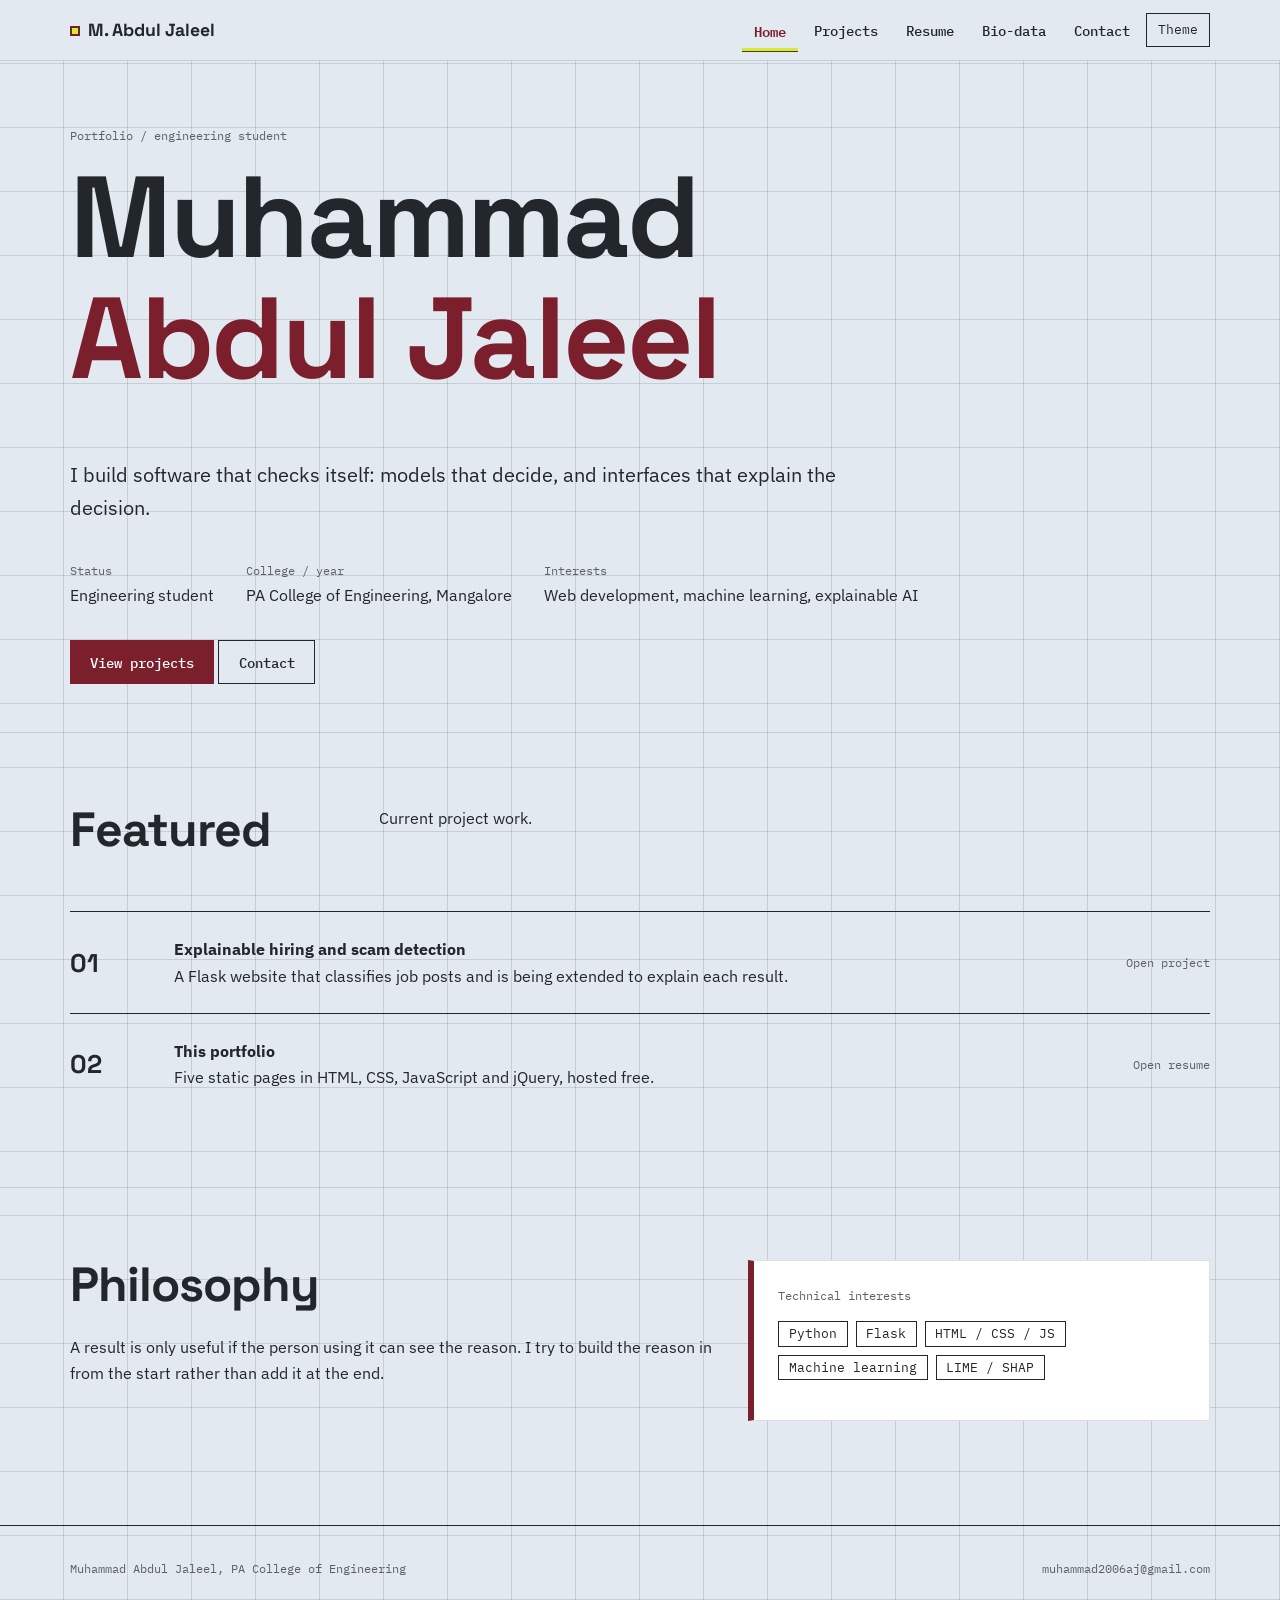
<file: index.html>
<!DOCTYPE html><html lang="en"><head><meta charset="utf-8"><meta name="viewport" content="width=device-width,initial-scale=1"><title>Home | Muhammad Abdul Jaleel</title><meta name="description" content="Portfolio of Muhammad Abdul Jaleel, engineering student."><link rel="preconnect" href="https://fonts.googleapis.com"><link rel="preconnect" href="https://fonts.gstatic.com" crossorigin><link href="https://fonts.googleapis.com/css2?family=IBM+Plex+Mono:wght@400;500;600&family=IBM+Plex+Sans:wght@400;500&family=Space+Grotesk:wght@500;700&display=swap" rel="stylesheet"><link rel="stylesheet" href="style.css"></head><body><main id="main">
<section class="hero"><div class="wrap">
<p class="mono">Portfolio / engineering student</p>
<h1>Muhammad<span>Abdul Jaleel</span></h1>
<p style="font-size:1.25rem">I build software that checks itself: models that decide, and interfaces that explain the decision.</p>
<div class="meta"><div><span class="mono">Status</span><br>Engineering student</div><div><span class="mono">College / year</span><br>PA College of Engineering, Mangalore</div><div><span class="mono">Interests</span><br>Web development, machine learning, explainable AI</div></div>
<a class="btn" href="projects.html">View projects</a> <a class="btn o" href="contact.html">Contact</a></div></section>
<section><div class="wrap"><div class="sh"><h2>Featured</h2><p>Current project work.</p></div>
<a class="fp rv" href="projects.html"><b>01</b><span><strong>Explainable hiring and scam detection</strong><br>A Flask website that classifies job posts and is being extended to explain each result.</span><span class="mono">Open project</span></a>
<a class="fp rv" href="resume.html"><b>02</b><span><strong>This portfolio</strong><br>Five static pages in HTML, CSS, JavaScript and jQuery, hosted free.</span><span class="mono">Open resume</span></a></div></section>
<section><div class="wrap split"><div><h2>Philosophy</h2><p>A result is only useful if the person using it can see the reason. I try to build the reason in from the start rather than add it at the end.</p></div>
<div class="box k"><p class="mono">Technical interests</p><ul class="chips"><li>Python</li><li>Flask</li><li>HTML / CSS / JS</li><li>Machine learning</li><li>LIME / SHAP</li></ul></div></div></section>
</main><script src="https://cdnjs.cloudflare.com/ajax/libs/jquery/3.7.1/jquery.min.js"></script><script src="script.js"></script></body></html>
</file>
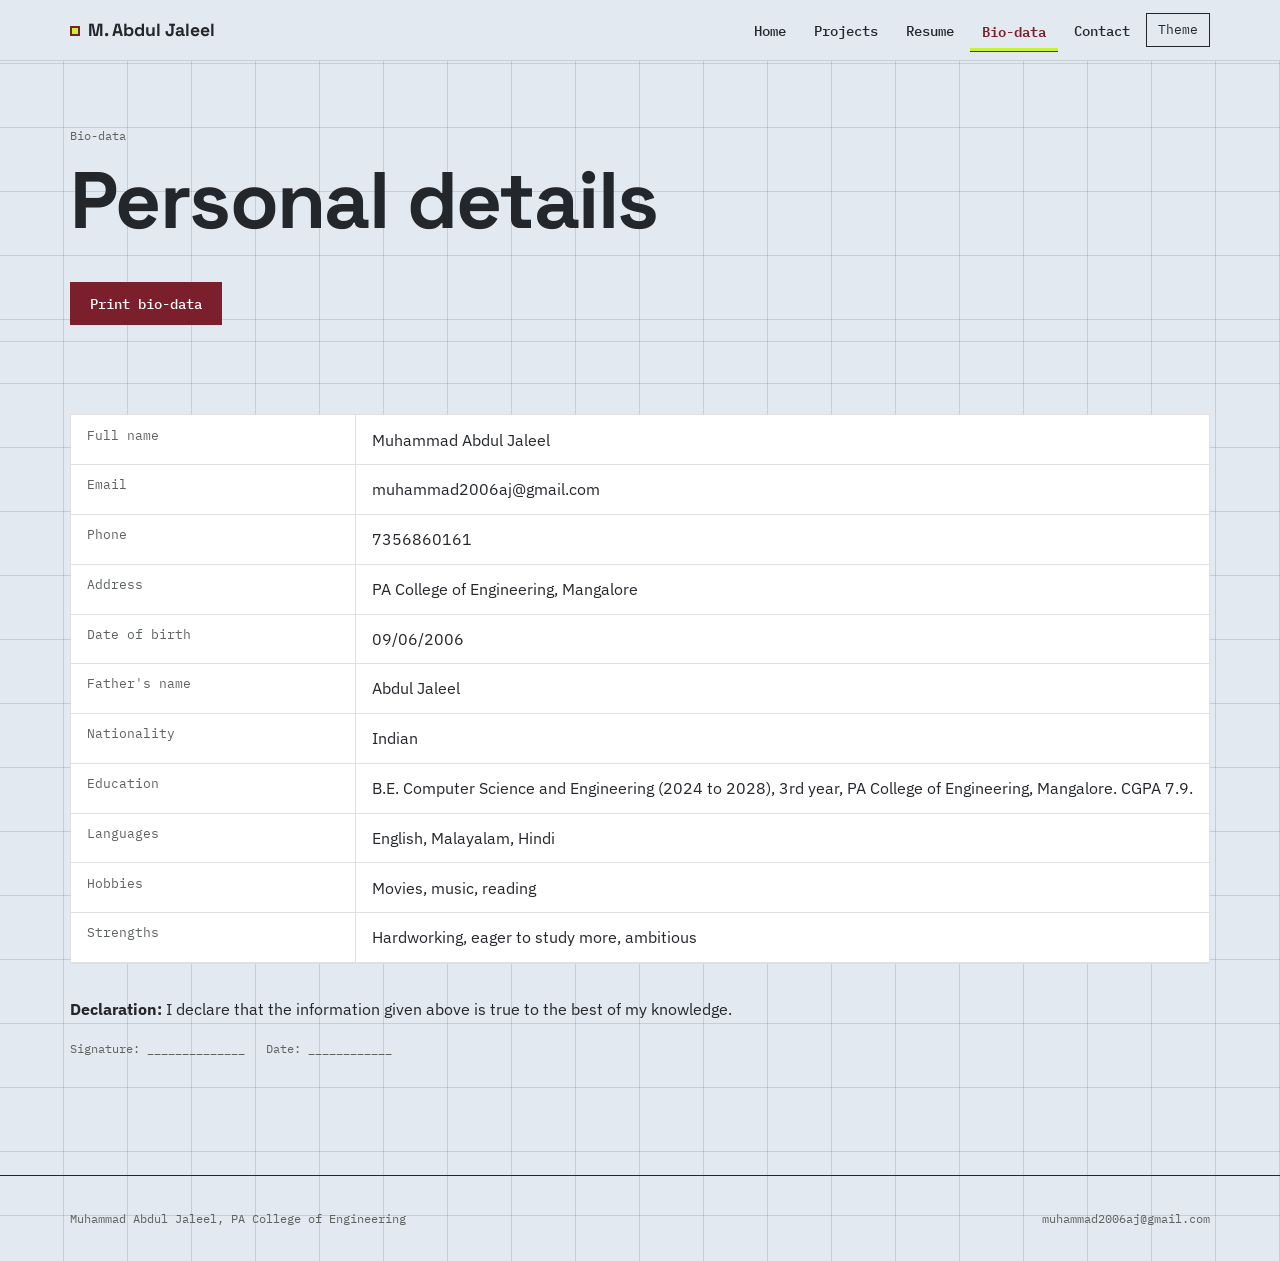
<file: biodata.html>
<!DOCTYPE html><html lang="en"><head><meta charset="utf-8"><meta name="viewport" content="width=device-width,initial-scale=1"><title>Bio-data | Muhammad Abdul Jaleel</title><meta name="description" content="Portfolio of Muhammad Abdul Jaleel, engineering student."><link rel="preconnect" href="https://fonts.googleapis.com"><link rel="preconnect" href="https://fonts.gstatic.com" crossorigin><link href="https://fonts.googleapis.com/css2?family=IBM+Plex+Mono:wght@400;500;600&family=IBM+Plex+Sans:wght@400;500&family=Space+Grotesk:wght@500;700&display=swap" rel="stylesheet"><link rel="stylesheet" href="style.css"></head><body><main id="main">
<section class="hero" style="padding-bottom:1rem"><div class="wrap"><p class="mono">Bio-data</p><h1 style="font-size:clamp(2.4rem,7vw,5rem)">Personal details</h1><button class="btn noprint" id="pr">Print bio-data</button></div></section>
<section><div class="wrap"><dl class="kv">
<dt>Full name</dt><dd>Muhammad Abdul Jaleel</dd><dt>Email</dt><dd>muhammad2006aj@gmail.com</dd><dt>Phone</dt><dd>7356860161</dd>
<dt>Address</dt><dd>PA College of Engineering, Mangalore</dd><dt>Date of birth</dt><dd>09/06/2006</dd><dt>Father's name</dt><dd>Abdul Jaleel</dd><dt>Nationality</dt><dd>Indian</dd>
<dt>Education</dt><dd>B.E. Computer Science and Engineering (2024 to 2028), 3rd year, PA College of Engineering, Mangalore. CGPA 7.9.</dd><dt>Languages</dt><dd>English, Malayalam, Hindi</dd><dt>Hobbies</dt><dd>Movies, music, reading</dd><dt>Strengths</dt><dd>Hardworking, eager to study more, ambitious</dd></dl>
<p style="margin-top:2rem"><strong>Declaration:</strong> I declare that the information given above is true to the best of my knowledge.</p><p class="mono">Signature: ______________ &nbsp; Date: ____________</p></div></section>
</main><script src="https://cdnjs.cloudflare.com/ajax/libs/jquery/3.7.1/jquery.min.js"></script><script src="script.js"></script></body></html>
</file>
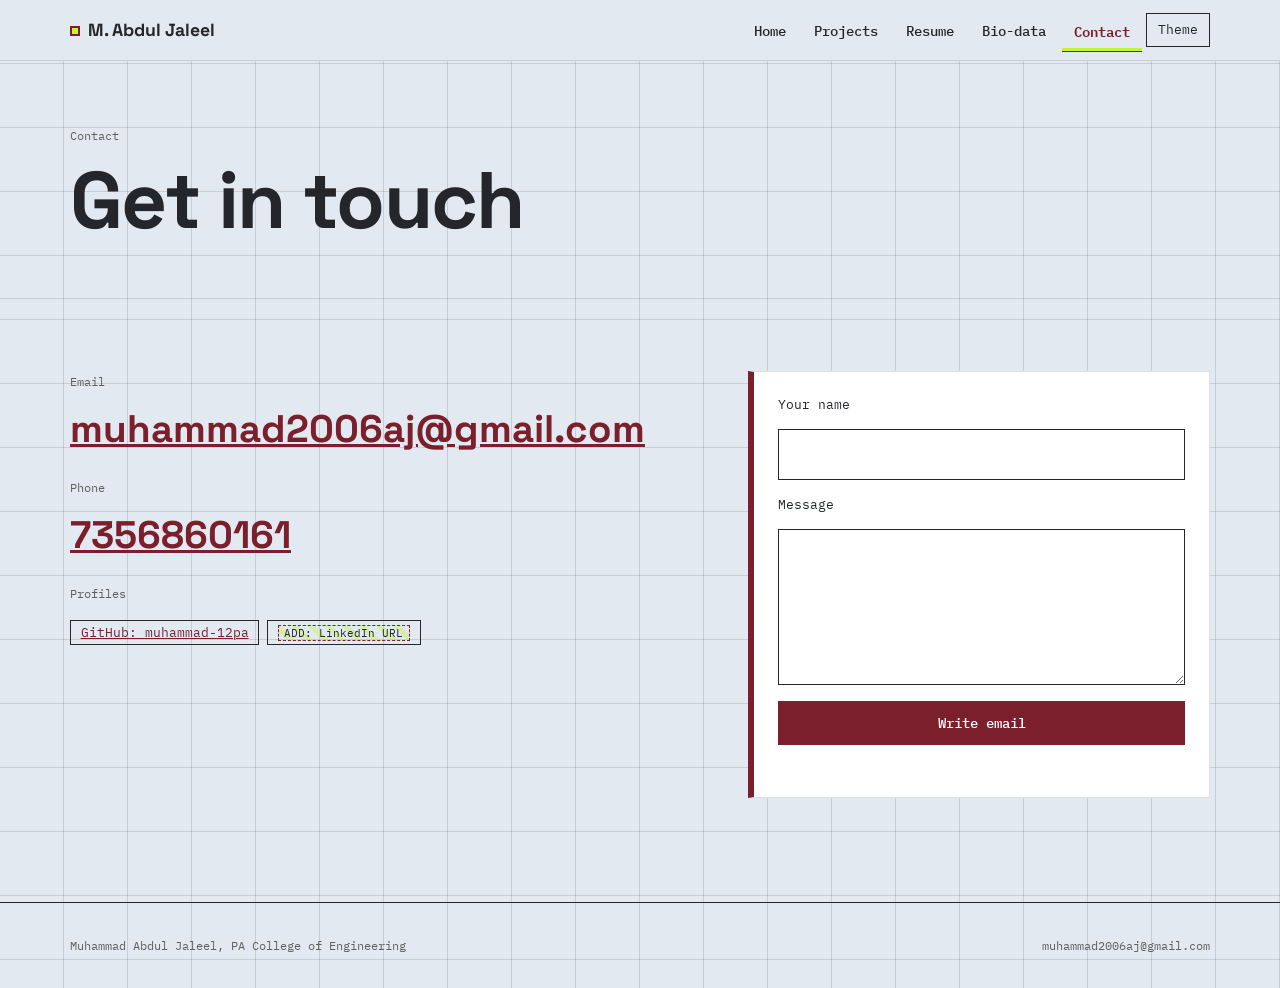
<file: contact.html>
<!DOCTYPE html><html lang="en"><head><meta charset="utf-8"><meta name="viewport" content="width=device-width,initial-scale=1"><title>Contact | Muhammad Abdul Jaleel</title><meta name="description" content="Portfolio of Muhammad Abdul Jaleel, engineering student."><link rel="preconnect" href="https://fonts.googleapis.com"><link rel="preconnect" href="https://fonts.gstatic.com" crossorigin><link href="https://fonts.googleapis.com/css2?family=IBM+Plex+Mono:wght@400;500;600&family=IBM+Plex+Sans:wght@400;500&family=Space+Grotesk:wght@500;700&display=swap" rel="stylesheet"><link rel="stylesheet" href="style.css"></head><body><main id="main">
<section class="hero" style="padding-bottom:1rem"><div class="wrap"><p class="mono">Contact</p><h1 style="font-size:clamp(2.4rem,7vw,5rem)">Get in touch</h1></div></section>
<section><div class="wrap split"><div><p class="mono">Email</p><a class="big" href="mailto:muhammad2006aj@gmail.com">muhammad2006aj@gmail.com</a><p style="margin-top:1.5rem" class="mono">Phone</p><a class="big" href="tel:7356860161">7356860161</a>
<p style="margin-top:1.5rem" class="mono">Profiles</p><ul class="chips"><li><a href="https://github.com/muhammad-12pa" target="_blank" rel="noopener">GitHub: muhammad-12pa</a></li><li><span class="ph">ADD: LinkedIn URL</span></li></ul></div>
<div class="box k"><form id="cf"><label for="n">Your name</label><input id="n" required><label for="m">Message</label><textarea id="m" rows="5" required></textarea><button class="btn" type="submit">Write email</button><p id="cs" class="mono" role="status"></p></form></div></div></section>
</main><script src="https://cdnjs.cloudflare.com/ajax/libs/jquery/3.7.1/jquery.min.js"></script><script src="script.js"></script></body></html>
</file>
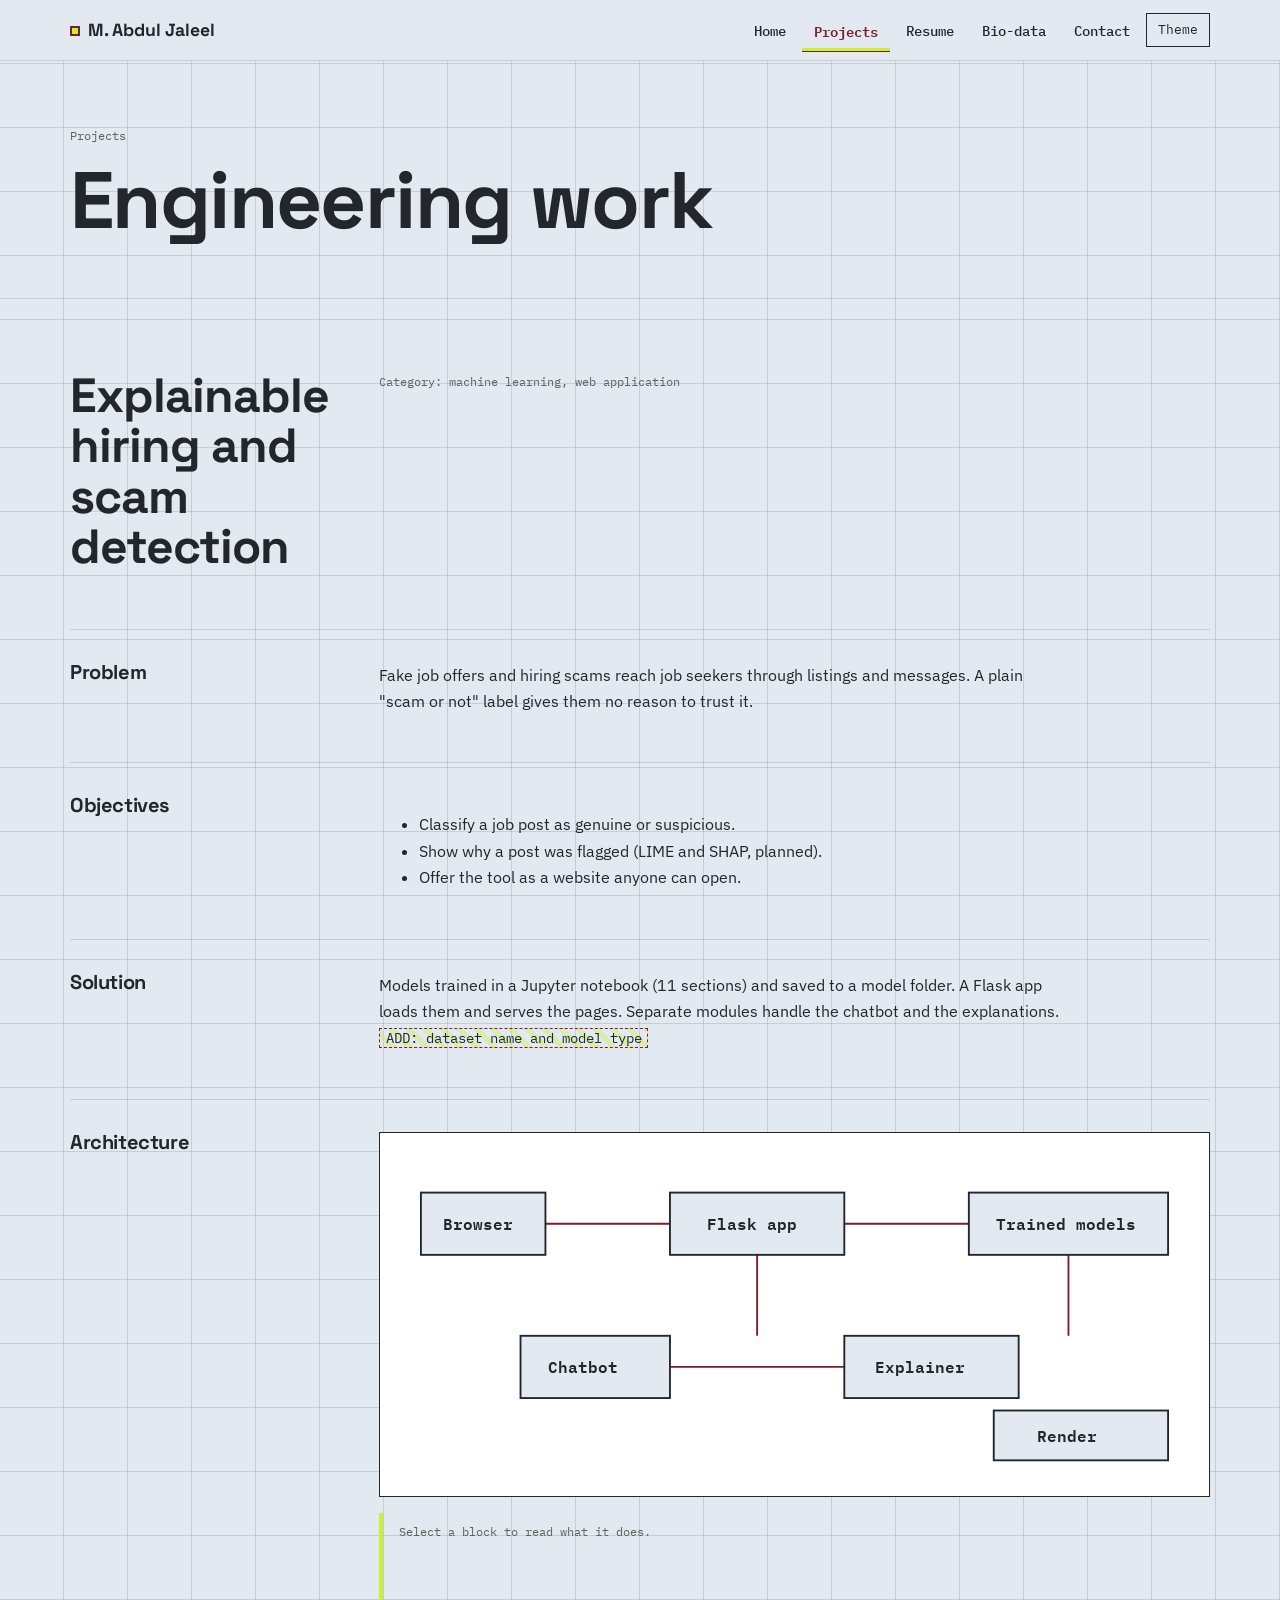
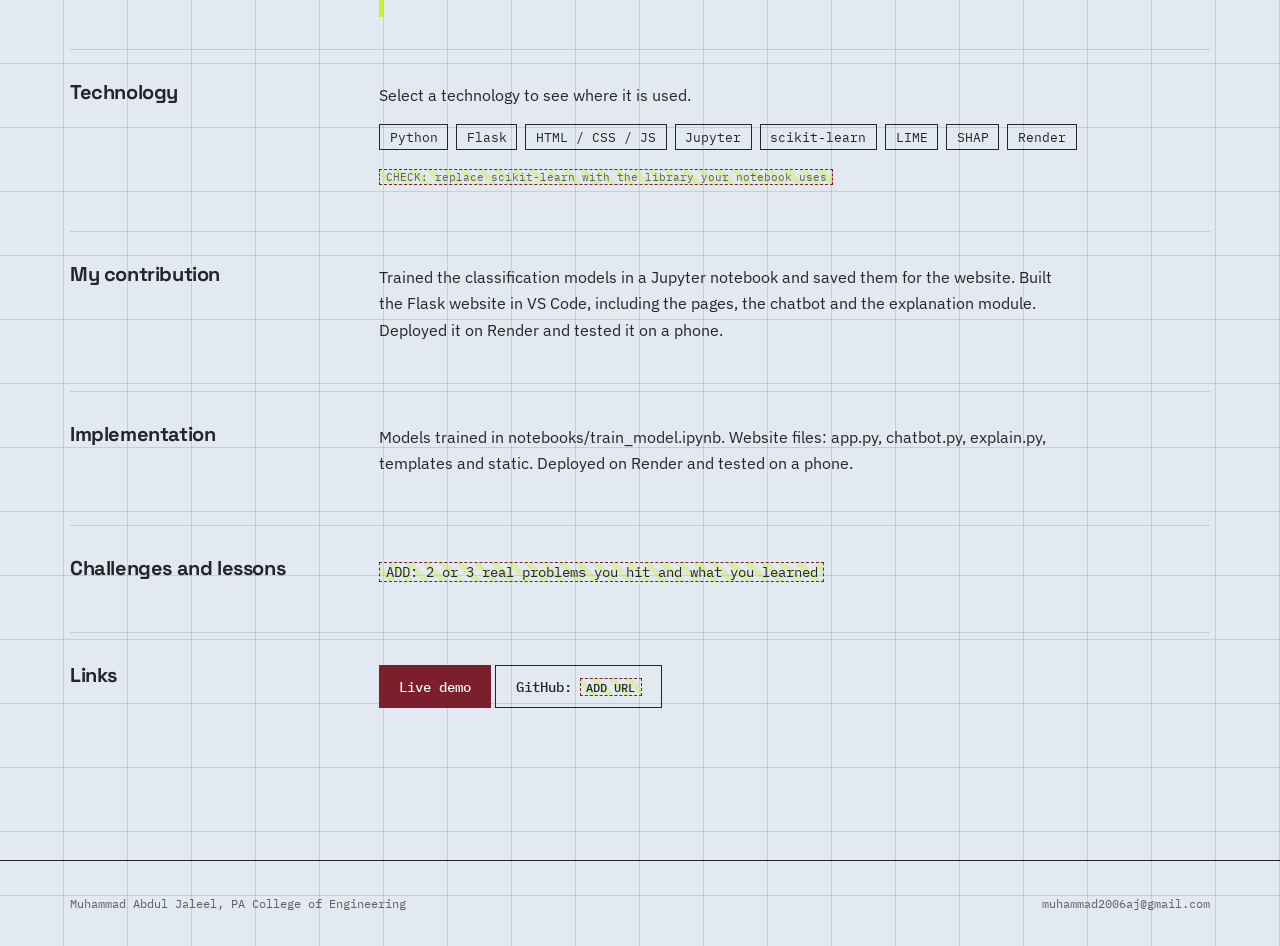
<file: projects.html>
<!DOCTYPE html><html lang="en"><head><meta charset="utf-8"><meta name="viewport" content="width=device-width,initial-scale=1"><title>Projects | Muhammad Abdul Jaleel</title><meta name="description" content="Portfolio of Muhammad Abdul Jaleel, engineering student."><link rel="preconnect" href="https://fonts.googleapis.com"><link rel="preconnect" href="https://fonts.gstatic.com" crossorigin><link href="https://fonts.googleapis.com/css2?family=IBM+Plex+Mono:wght@400;500;600&family=IBM+Plex+Sans:wght@400;500&family=Space+Grotesk:wght@500;700&display=swap" rel="stylesheet"><link rel="stylesheet" href="style.css"></head><body><main id="main">
<section class="hero" style="padding-bottom:1rem"><div class="wrap"><p class="mono">Projects</p><h1 style="font-size:clamp(2.4rem,7vw,5rem)">Engineering work</h1></div></section>
<section><div class="wrap"><div class="sh"><h2>Explainable hiring and scam detection</h2><p class="mono">Category: machine learning, web application</p></div>
<div class="pj"><h3>Problem</h3><p>Fake job offers and hiring scams reach job seekers through listings and messages. A plain "scam or not" label gives them no reason to trust it.</p></div>
<div class="pj"><h3>Objectives</h3><ul><li>Classify a job post as genuine or suspicious.</li><li>Show why a post was flagged (LIME and SHAP, planned).</li><li>Offer the tool as a website anyone can open.</li></ul></div>
<div class="pj"><h3>Solution</h3><p>Models trained in a Jupyter notebook (11 sections) and saved to a model folder. A Flask app loads them and serves the pages. Separate modules handle the chatbot and the explanations. <span class="ph">ADD: dataset name and model type</span></p></div>
<div class="pj"><h3>Architecture</h3><div><div class="arch"><svg viewBox="0 0 640 260" role="group" aria-label="Architecture diagram. Select a block for details.">
<path class="edge" d="M120 60H220M360 60H460M290 85V150M290 175H220M290 175H360M540 85V150"/>
<g class="node" data-k="ui" tabindex="0" role="button" aria-pressed="false"><rect x="20" y="35" width="100" height="50"/><text x="38" y="65">Browser</text></g>
<g class="node" data-k="app" tabindex="0" role="button" aria-pressed="false"><rect x="220" y="35" width="140" height="50"/><text x="250" y="65">Flask app</text></g>
<g class="node" data-k="model" tabindex="0" role="button" aria-pressed="false"><rect x="460" y="35" width="160" height="50"/><text x="482" y="65">Trained models</text></g>
<g class="node" data-k="chat" tabindex="0" role="button" aria-pressed="false"><rect x="100" y="150" width="120" height="50"/><text x="122" y="180">Chatbot</text></g>
<g class="node" data-k="exp" tabindex="0" role="button" aria-pressed="false"><rect x="360" y="150" width="140" height="50"/><text x="385" y="180">Explainer</text></g>
<g class="node" data-k="host" tabindex="0" role="button" aria-pressed="false"><rect x="480" y="210" width="140" height="40"/><text x="515" y="235">Render</text></g></svg></div>
<div id="nd" aria-live="polite"><p class="mono">Select a block to read what it does.</p></div></div></div>
<div class="pj"><h3>Technology</h3><div><p>Select a technology to see where it is used.</p><div class="stack"><button class="chip" aria-pressed="false">Python</button><button class="chip" aria-pressed="false">Flask</button><button class="chip" aria-pressed="false">HTML / CSS / JS</button><button class="chip" aria-pressed="false">Jupyter</button><button class="chip" aria-pressed="false">scikit-learn</button><button class="chip" aria-pressed="false">LIME</button><button class="chip" aria-pressed="false">SHAP</button><button class="chip" aria-pressed="false">Render</button></div><p class="mono"><span class="ph">CHECK: replace scikit-learn with the library your notebook uses</span></p></div></div>
<div class="pj"><h3>My contribution</h3><p>Trained the classification models in a Jupyter notebook and saved them for the website. Built the Flask website in VS Code, including the pages, the chatbot and the explanation module. Deployed it on Render and tested it on a phone.</p></div>
<div class="pj"><h3>Implementation</h3><p>Models trained in notebooks/train_model.ipynb. Website files: app.py, chatbot.py, explain.py, templates and static. Deployed on Render and tested on a phone.</p></div>
<div class="pj"><h3>Challenges and lessons</h3><p><span class="ph">ADD: 2 or 3 real problems you hit and what you learned</span></p></div>
<div class="pj"><h3>Links</h3><p><a class="btn" href="https://hiring-scam-detector.onrender.com" target="_blank" rel="noopener">Live demo</a> <a class="btn o" href="#">GitHub: <span class="ph">ADD URL</span></a></p></div>
</div></section>
</main><script src="https://cdnjs.cloudflare.com/ajax/libs/jquery/3.7.1/jquery.min.js"></script><script src="script.js"></script></body></html>
</file>
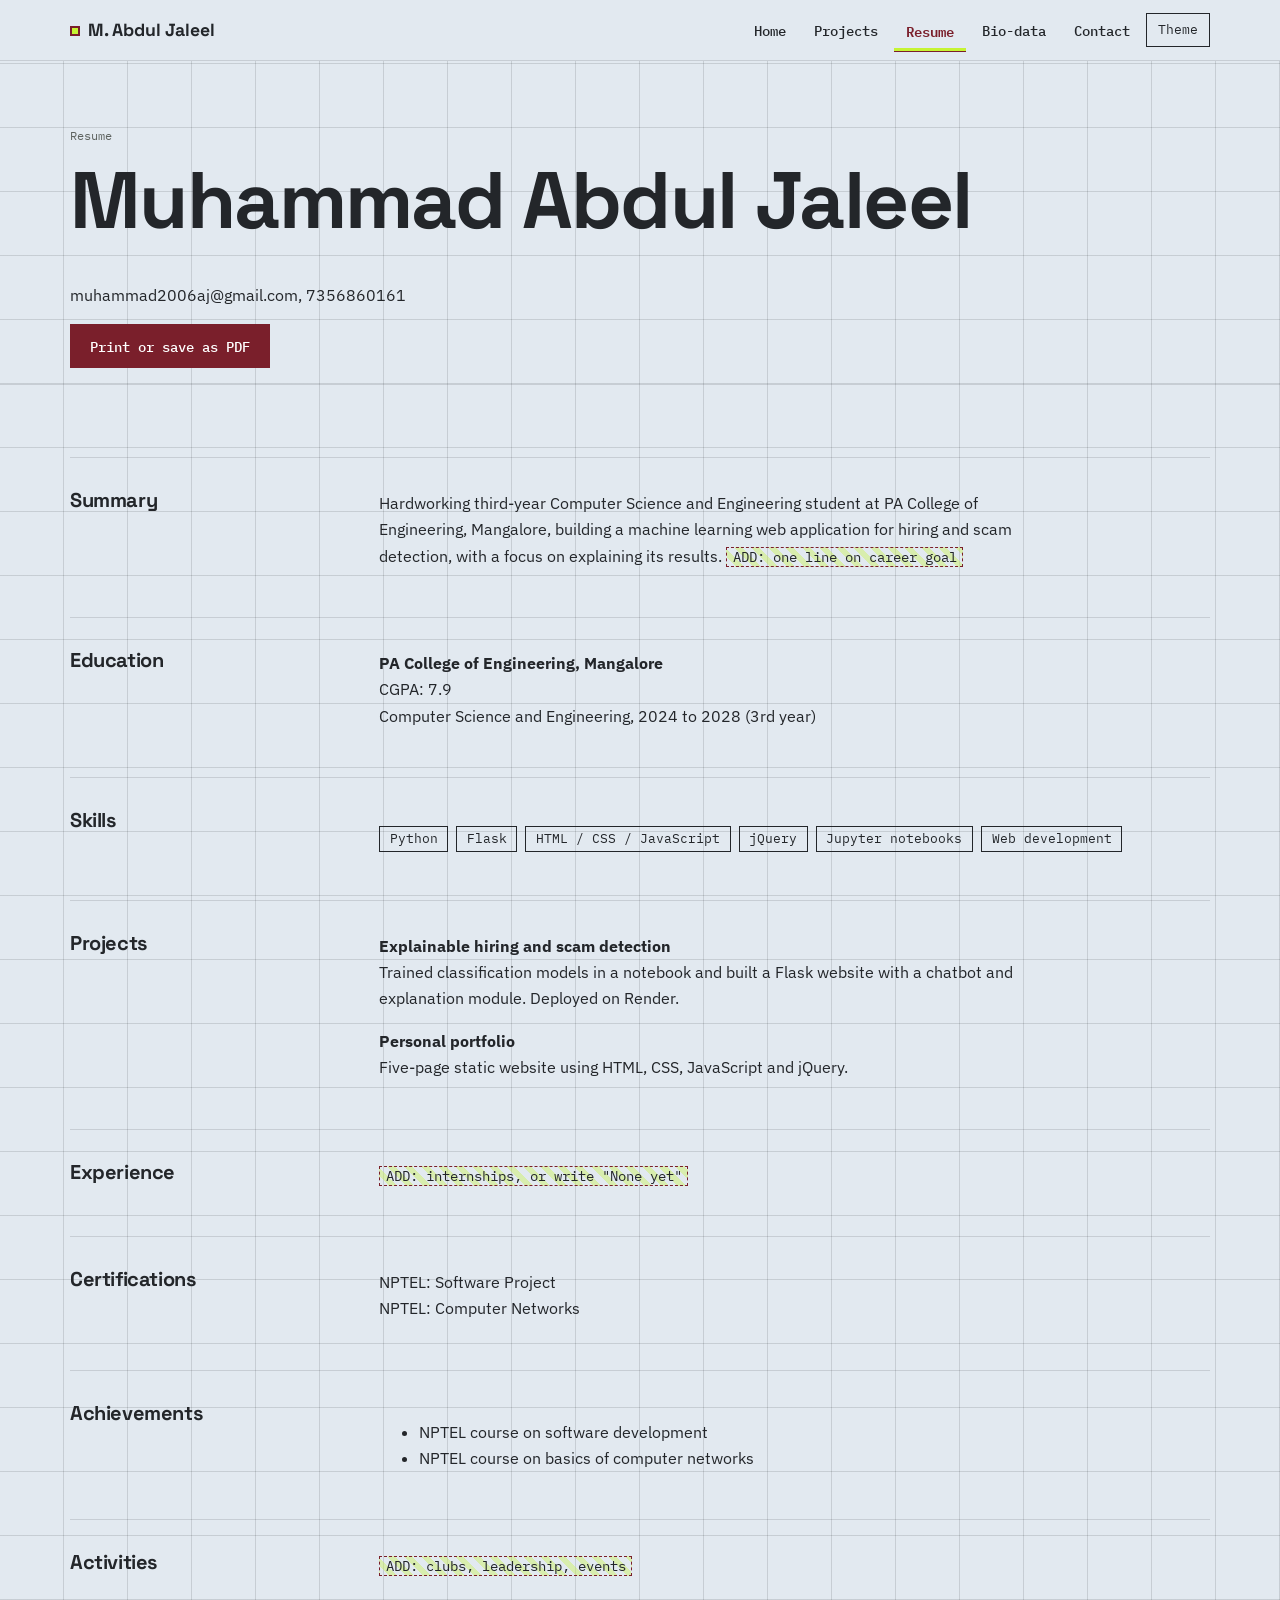
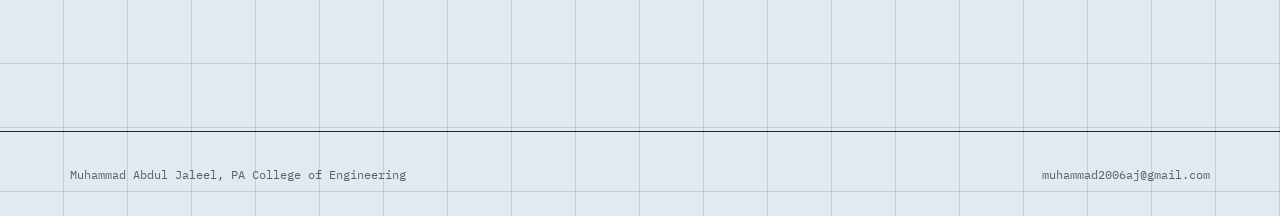
<file: resume.html>
<!DOCTYPE html><html lang="en"><head><meta charset="utf-8"><meta name="viewport" content="width=device-width,initial-scale=1"><title>Resume | Muhammad Abdul Jaleel</title><meta name="description" content="Portfolio of Muhammad Abdul Jaleel, engineering student."><link rel="preconnect" href="https://fonts.googleapis.com"><link rel="preconnect" href="https://fonts.gstatic.com" crossorigin><link href="https://fonts.googleapis.com/css2?family=IBM+Plex+Mono:wght@400;500;600&family=IBM+Plex+Sans:wght@400;500&family=Space+Grotesk:wght@500;700&display=swap" rel="stylesheet"><link rel="stylesheet" href="style.css"></head><body><main id="main">
<section class="hero" style="padding-bottom:1rem"><div class="wrap"><p class="mono">Resume</p><h1 style="font-size:clamp(2.4rem,7vw,5rem)">Muhammad Abdul Jaleel</h1><p>muhammad2006aj@gmail.com, 7356860161</p><button class="btn noprint" id="pr">Print or save as PDF</button></div></section>
<section><div class="wrap"><div class="pj"><h3>Summary</h3><p>Hardworking third-year Computer Science and Engineering student at PA College of Engineering, Mangalore, building a machine learning web application for hiring and scam detection, with a focus on explaining its results. <span class="ph">ADD: one line on career goal</span></p></div>
<div class="pj"><h3>Education</h3><p><strong>PA College of Engineering, Mangalore</strong><br>CGPA: 7.9<br>Computer Science and Engineering, 2024 to 2028 (3rd year)</p></div>
<div class="pj"><h3>Skills</h3><ul class="chips"><li>Python</li><li>Flask</li><li>HTML / CSS / JavaScript</li><li>jQuery</li><li>Jupyter notebooks</li><li>Web development</li></ul></div>
<div class="pj"><h3>Projects</h3><div><p><strong>Explainable hiring and scam detection</strong><br>Trained classification models in a notebook and built a Flask website with a chatbot and explanation module. Deployed on Render.</p><p><strong>Personal portfolio</strong><br>Five-page static website using HTML, CSS, JavaScript and jQuery.</p></div></div>
<div class="pj"><h3>Experience</h3><p><span class="ph">ADD: internships, or write "None yet"</span></p></div>
<div class="pj"><h3>Certifications</h3><p>NPTEL: Software Project<br>NPTEL: Computer Networks</p></div>
<div class="pj"><h3>Achievements</h3><ul><li>NPTEL course on software development</li><li>NPTEL course on basics of computer networks</li></ul></div>
<div class="pj"><h3>Activities</h3><p><span class="ph">ADD: clubs, leadership, events</span></p></div></div></section>
</main><script src="https://cdnjs.cloudflare.com/ajax/libs/jquery/3.7.1/jquery.min.js"></script><script src="script.js"></script></body></html>
</file>
<file: style.css>
:root{--bg:#e2e9f0;--surf:#fff;--ink:#23262a;--mute:#5d625f;--brand:#7a1f2b;--lime:#c6f432;--line:rgba(35,38,42,.14);--hd:'Space Grotesk',system-ui,sans-serif;--bd:'IBM Plex Sans',system-ui,sans-serif;--mo:'IBM Plex Mono',ui-monospace,monospace;--w:1180px}
[data-theme=dark]{--bg:#16181a;--surf:#1f2326;--ink:#e9e7e2;--mute:#9aa09c;--brand:#e8939f;--line:rgba(233,231,226,.16)}
*{box-sizing:border-box}html{scroll-behavior:smooth}
body{margin:0;background:var(--bg);color:var(--ink);font:400 1rem/1.65 var(--bd);background-image:linear-gradient(var(--line) 1px,transparent 1px),linear-gradient(90deg,var(--line) 1px,transparent 1px);background-size:64px 64px;background-position:-1px -1px}
h1,h2,h3{font-family:var(--hd);line-height:1.05;margin:0 0 .5em;letter-spacing:-.02em}
h1{font-size:clamp(2.8rem,9vw,7.2rem);font-weight:700}h2{font-size:clamp(1.8rem,4vw,3rem)}h3{font-size:1.25rem}
p{margin:0 0 1em;max-width:68ch}a{color:var(--brand)}
.mono{font-family:var(--mo);font-size:.78rem;color:var(--mute)}
.wrap{max-width:var(--w);margin:0 auto;padding:0 1.25rem}
.skip{position:absolute;left:-999px;background:var(--lime);color:#000;padding:.5rem 1rem;z-index:99}.skip:focus{left:0}
:focus-visible{outline:3px solid var(--lime);outline-offset:2px;box-shadow:0 0 0 5px var(--brand)}
header.top{position:sticky;top:0;z-index:20;background:var(--bg);border-bottom:1px solid var(--line)}
.bar{display:flex;align-items:center;justify-content:space-between;height:60px}
.logo{font:700 1.1rem var(--hd);text-decoration:none;color:var(--ink)}.logo i{display:inline-block;width:10px;height:10px;background:var(--lime);border:2px solid var(--brand);margin-right:.5rem}
nav{position:relative;display:flex;gap:.25rem;align-items:center}
nav a.l{font:500 .9rem var(--mo);color:var(--ink);text-decoration:none;padding:.5rem .75rem}
nav a.l[aria-current=page]{color:var(--brand);font-weight:600}
#ind{position:absolute;bottom:-1px;height:3px;background:var(--lime);box-shadow:0 1px 0 var(--brand);transition:left .25s,width .25s}
button{font:inherit;cursor:pointer}
.tbtn,.menu{background:none;border:1px solid var(--ink);color:var(--ink);padding:.35rem .7rem;font-family:var(--mo);font-size:.8rem}
.menu{display:none}
.btn{display:inline-block;background:var(--brand);color:#fff;padding:.7rem 1.2rem;text-decoration:none;font:500 .9rem var(--mo);border:1px solid var(--brand);transition:background .2s,color .2s}
[data-theme=dark] .btn{color:#111}
.btn:hover{background:var(--lime);color:#111;border-color:var(--ink)}.btn.o{background:none;color:var(--ink);border-color:var(--ink)}
section{padding:4.5rem 0;border-top:1px solid var(--line)}
.sh{display:grid;grid-template-columns:1fr 3fr;gap:2rem;margin-bottom:2rem}
.hero{padding:4rem 0 3rem;border:0}
.hero .meta{display:flex;gap:2rem;flex-wrap:wrap;margin:2rem 0}
.hero h1 span{display:block;color:var(--brand)}
.split{display:grid;grid-template-columns:7fr 5fr;gap:2rem}
.box{background:var(--surf);border:1px solid var(--line);padding:1.5rem}
.box.k{border-left:6px solid var(--brand)}
.chips{display:flex;flex-wrap:wrap;gap:.5rem;padding:0;list-style:none}
.chips li,.chip{border:1px solid var(--ink);padding:.2rem .6rem;font:.8rem var(--mo);background:none;color:var(--ink)}
.chip[aria-pressed=true]{background:var(--brand);color:#fff;border-color:var(--brand)}
[data-theme=dark] .chip[aria-pressed=true]{color:#111}
.fp{display:grid;grid-template-columns:5rem 1fr auto;gap:1.5rem;align-items:center;padding:1.5rem 0;border-top:1px solid var(--ink);text-decoration:none;color:var(--ink);transition:padding .2s,background .2s}
.fp:hover{background:var(--surf);padding-left:1rem}
.fp b{font:700 1.6rem var(--hd)}
.ph{background:repeating-linear-gradient(45deg,transparent 0 6px,rgba(198,244,50,.35) 6px 12px);border:1px dashed var(--brand);padding:0 .35rem;font-family:var(--mo);font-size:.85em}
dl.kv{display:grid;grid-template-columns:minmax(150px,1fr) 3fr;margin:0;border:1px solid var(--line);background:var(--surf)}
dl.kv dt,dl.kv dd{padding:.7rem 1rem;margin:0;border-bottom:1px solid var(--line)}dl.kv dt{font:.8rem var(--mo);color:var(--mute);border-right:1px solid var(--line)}
.pj{display:grid;grid-template-columns:1fr 3fr;gap:2rem;padding:2rem 0;border-top:1px solid var(--line)}
.pj h3{position:sticky;top:80px;align-self:start}
.arch{background:var(--surf);border:1px solid var(--ink);padding:1rem}
.arch svg{width:100%;height:auto}
.node rect{fill:var(--bg);stroke:var(--ink);stroke-width:1.5;transition:fill .2s}
.node text{font:600 13px var(--mo);fill:var(--ink);pointer-events:none}
.node{cursor:pointer}.node:hover rect,.node:focus rect,.node.on rect{fill:var(--lime);stroke:var(--brand)}.node.on text,.node:hover text,.node:focus text{fill:#111}
.edge{stroke:var(--brand);stroke-width:1.5;fill:none}
#nd{min-height:6.5em;border-left:4px solid var(--lime);padding:.5rem 1rem;margin-top:1rem}
.stack{display:flex;flex-wrap:wrap;gap:.5rem;margin:1rem 0}
.stack .chip.dim{opacity:.35}
.big{font:700 clamp(1.3rem,3.6vw,2.4rem) var(--hd);word-break:break-word}
form{display:grid;gap:1rem}label{font:.8rem var(--mo)}
input,textarea{width:100%;font:inherit;padding:.7rem;border:1px solid var(--ink);background:var(--surf);color:var(--ink);border-radius:0}
footer{border-top:1px solid var(--ink);padding:2rem 0;margin-top:2rem}
footer .wrap{display:flex;justify-content:space-between;flex-wrap:wrap;gap:1rem}
.rv{opacity:0;transform:translateY(14px);transition:opacity .6s,transform .6s}.rv.in{opacity:1;transform:none}
@media(max-width:820px){.menu{display:block}nav{position:absolute;top:60px;left:-1.25rem;right:-1.25rem;background:var(--bg);flex-direction:column;align-items:stretch;border-bottom:1px solid var(--ink);display:none;padding:.5rem 1.25rem}nav.open{display:flex}#ind{display:none}nav a.l[aria-current=page]{border-left:4px solid var(--lime)}.bar{position:relative}
.sh,.split,.pj{grid-template-columns:1fr;gap:1rem}.pj h3{position:static}.fp{grid-template-columns:3rem 1fr}.fp .mono{grid-column:2}dl.kv{grid-template-columns:1fr}dl.kv dt{border-right:0;border-bottom:0;padding-bottom:0}section{padding:3rem 0}}
@media(prefers-reduced-motion:reduce){*{transition:none!important;scroll-behavior:auto!important}.rv{opacity:1;transform:none}}
@media print{body{background:#fff!important;color:#000}header.top,footer,.noprint,.skip{display:none!important}section{padding:1rem 0}.rv{opacity:1;transform:none}.box{border:1px solid #999}.ph{background:none}a{color:#000}.pj h3{position:static}}
</file>
